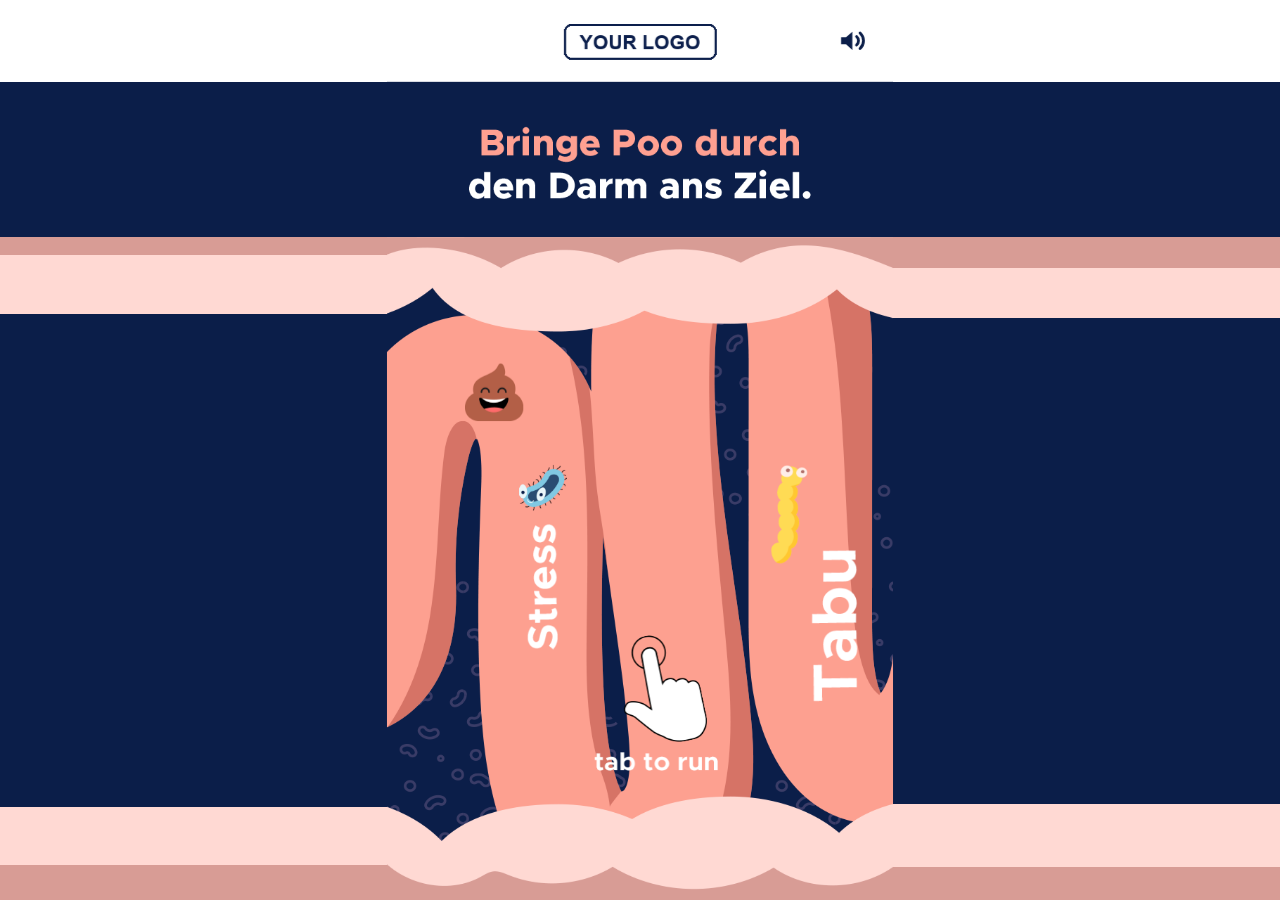
<file: game/index.html>
<!doctype html>
<html lang="de">
  <head>
    <meta charset="utf-8" />
    <meta name="viewport" content="width=device-width, initial-scale=1, viewport-fit=cover, user-scalable=no" />
    <title>Gut Run</title>
    <link rel="icon" href="data:," />
    <link rel="stylesheet" href="css/style.css" />
  </head>
  <body>
    <div id="root">
      <main id="stage">
        <canvas id="game"></canvas>

        <section id="start-screen">
          <img id="headline" class="layer fades" src="assets/01_game/tut.png" alt="Bringe Poo durch den Darm ans Ziel." />
          <img id="gesture" class="gesture fades" src="assets/gesture.png" alt="tab to run" />
        </section>

        <section id="fail-card" class="endcard">
          <img class="layer bubble" data-origin="180px 235px" src="assets/02_endcard/fail/bubble.png" alt="" />
          <img class="layer bacterium" data-origin="144px 134px" src="assets/02_endcard/fail/bac1.png" alt="" />
          <img class="layer bacterium" data-origin="258px 215px" src="assets/02_endcard/fail/bac2.png" alt="" />
          <img class="layer bacterium" data-origin="87px 231px" src="assets/02_endcard/fail/bac3.png" alt="" />
          <img class="layer bacterium" data-origin="94px 148px" src="assets/02_endcard/fail/bac4.png" alt="" />
          <img class="layer bacterium" data-origin="221px 155px" src="assets/02_endcard/fail/bac5.png" alt="" />
          <img class="layer poo" src="assets/02_endcard/fail/sad.png" alt="" />
          <img class="layer headline-text" src="assets/02_endcard/fail/hl.png" alt="Poo, das tat weh! Erfahre jetzt, was deinem Darm guttut." />
          <button class="endcard-button fail-cta js-clickout" type="button">
            <img src="assets/02_endcard/fail/cta.png" alt="Jetzt informieren!" />
          </button>
          <button id="replay" class="endcard-button replay" type="button">
            <img src="assets/02_endcard/fail/replay.png" alt="Nochmal spielen" />
          </button>
        </section>

        <section id="win-card" class="endcard">
          <img class="layer bubble" data-origin="180px 245px" src="assets/02_endcard/win/bubble.png" alt="" />
          <img class="layer confetti" data-origin="110px 110px" src="assets/02_endcard/win/konfetti.png" alt="" />
          <img class="layer poo" src="assets/02_endcard/win/happy.png" alt="" />
          <img class="layer headline-text" src="assets/02_endcard/win/hl.png" alt="Poo, tut das gut! Wenn du weißt, was dein Darm braucht." />
          <button class="endcard-button win-cta js-clickout" type="button">
            <img src="assets/02_endcard/win/cta.png" alt="Jetzt mehr erfahren" />
          </button>
        </section>

        <img class="layer logo" src="assets/logo.png" alt="Your logo" />

        <button id="mute" class="mute" type="button" aria-label="Ton aus" aria-pressed="false">
          <svg viewBox="0 0 24 24" aria-hidden="true">
            <path class="speaker" d="M4 9.5v5h3.5L12 18.5v-13L7.5 9.5z" />
            <path class="waves" d="M15 9a4 4 0 0 1 0 6M17.5 6.5a7.5 7.5 0 0 1 0 11" />
            <path class="slash" d="M15.5 9.5l5 5M20.5 9.5l-5 5" />
          </svg>
        </button>
      </main>
    </div>

    <script src="vendor/gsap.min.js"></script>
    <script type="module" src="js/main.js"></script>
  </body>
</html>
</file>
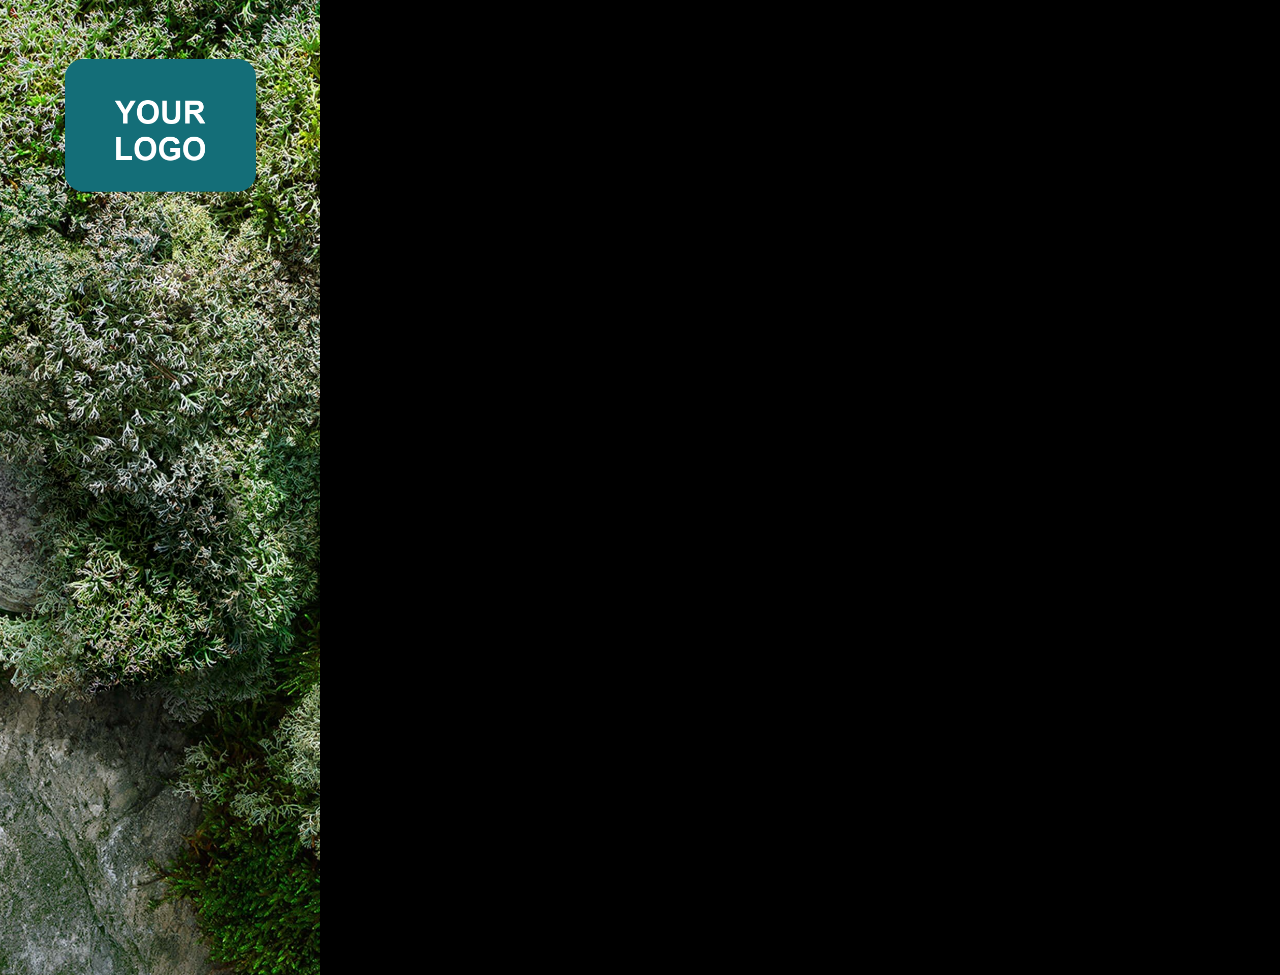
<file: fireplace/left.html>
<!doctype html>
<html lang="de">
<head>
  <meta charset="utf-8">
  <title>Fireplace left</title>
  <link rel="icon" href="data:,">
  <link rel="stylesheet" href="css/fireplace.css">
</head>
<body>
  <a id="ad" target="_blank" rel="noopener" class="ad ad--left" data-part="left">
    <img class="bg" src="assets/left/bg.jpg" alt="">
    <img class="product product--left" src="assets/left/product.webp" alt="Produktpackung">
    <img class="layer panel" src="assets/box.png" alt="">
    <img class="layer copy" src="assets/left/hl.png" alt="Beruhigt effektiv bei trockenem Reizhusten.">
    <img class="layer logo" src="assets/left/logo.png" alt="Logo">
    <img class="cta" src="assets/cta.png" alt="Jetzt entdecken">
  </a>
  <script src="vendor/gsap.min.js"></script>
  <script type="module" src="js/fireplace.js"></script>
</body>
</html>
</file>
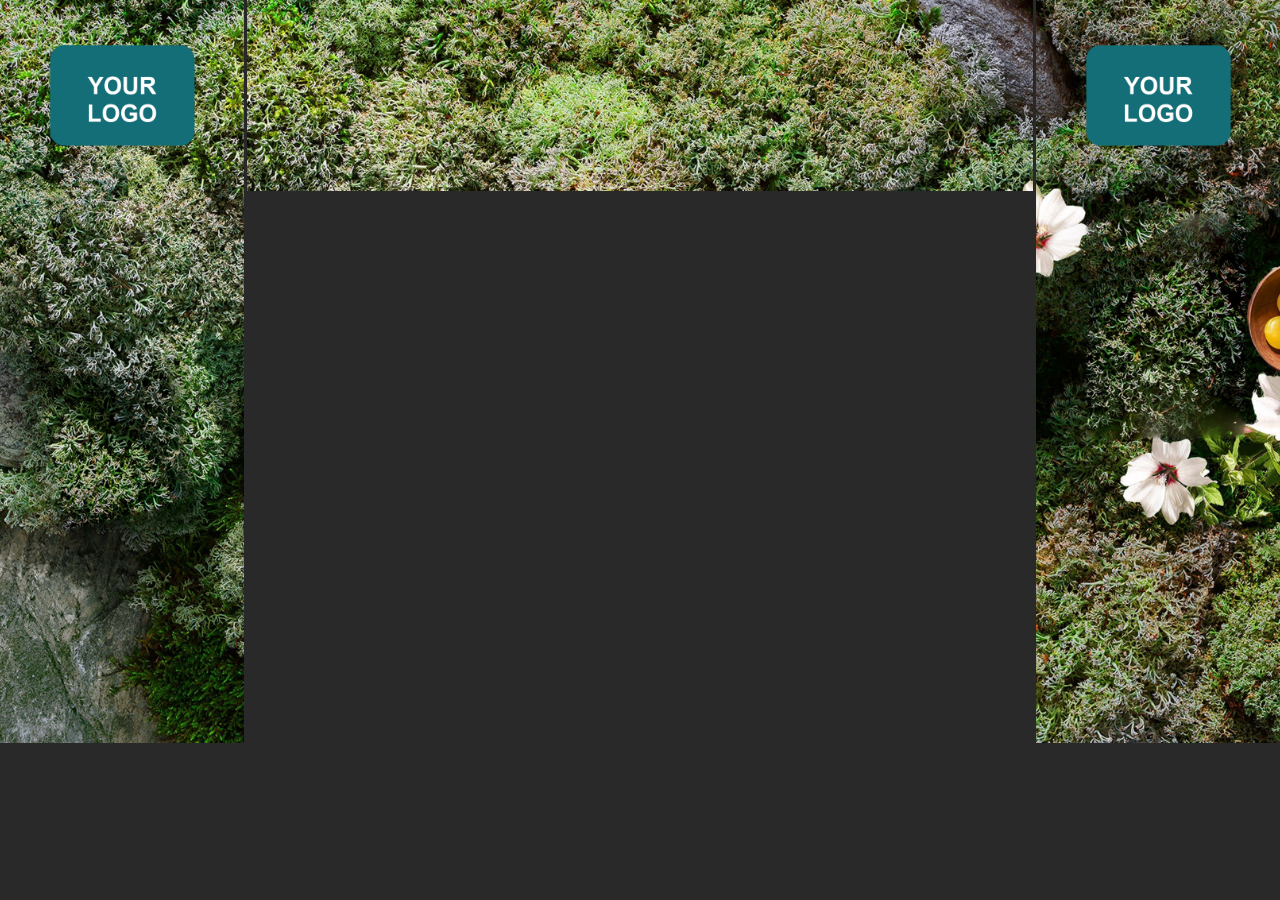
<file: fireplace/preview.html>
<!doctype html>
<html lang="de">
<head>
  <meta charset="utf-8">
  <title>Fireplace preview</title>
  <link rel="icon" href="data:,">
  <style>
    body {
      margin: 0;
      background: #292929;
    }

    /* 320 + 4 + 1032 + 4 + 320. The 4px gaps match layout.png and the bg slices. */
    #fireplace {
      position: relative;
      width: 1680px;
      height: 975px;
      transform-origin: 0 0;
    }

    iframe {
      position: absolute;
      top: 0;
      border: 0;
      display: block;
    }

    #left {
      left: 0;
      width: 320px;
      height: 975px;
    }

    #top {
      left: 324px;
      width: 1032px;
      height: 250px;
    }

    #right {
      left: 1360px;
      width: 320px;
      height: 975px;
    }
  </style>
</head>
<body>
  <div id="fireplace">
    <iframe id="left" title="Fireplace left" scrolling="no"></iframe>
    <iframe id="top" title="Fireplace top" scrolling="no"></iframe>
    <iframe id="right" title="Fireplace right" scrolling="no"></iframe>
  </div>
  <script>
    const FIREPLACE_WIDTH = 1680;
    const FIREPLACE_HEIGHT = 975;
    const fireplace = document.getElementById('fireplace');

    // Shrinks to fit laptop screens. A full-width fireplace needs a 1680px window.
    function fitToWindow() {
      const scale = Math.min(1, document.documentElement.clientWidth / FIREPLACE_WIDTH);
      fireplace.style.transform = `scale(${scale})`;
      document.body.style.height = `${FIREPLACE_HEIGHT * scale}px`;
    }

    window.addEventListener('resize', fitToWindow);
    fitToWindow();

    const frames = [...document.querySelectorAll('iframe')];
    const notReady = new Set(frames.map((frame) => frame.contentWindow));

    // The parts report in when their images are decoded. All three start from one signal.
    window.addEventListener('message', (event) => {
      if (event.data !== 'fireplace:ready') return;
      notReady.delete(event.source);
      if (notReady.size > 0) return;
      frames.forEach((frame) => frame.contentWindow.postMessage('fireplace:start', '*'));
    });

    // Passes the query on, so preview.html?debug=1 turns the overlay on in all three parts.
    // Set here, after the listener above, so no ready message can be missed.
    frames.forEach((frame) => {
      frame.src = `${frame.id}.html${location.search}`;
    });
  </script>
</body>
</html>
</file>
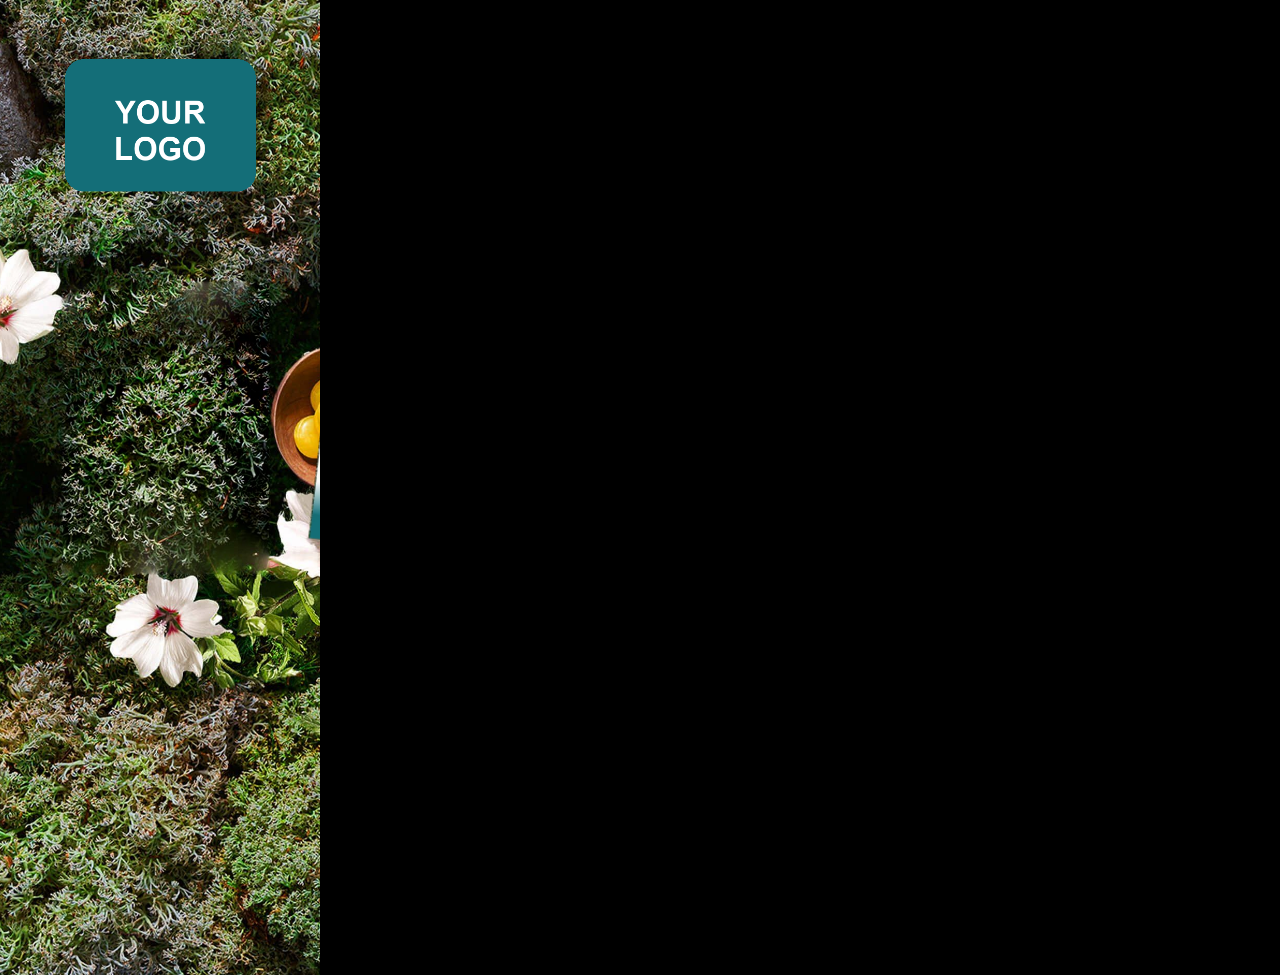
<file: fireplace/right.html>
<!doctype html>
<html lang="de">
<head>
  <meta charset="utf-8">
  <title>Fireplace right</title>
  <link rel="icon" href="data:,">
  <link rel="stylesheet" href="css/fireplace.css">
</head>
<body>
  <a id="ad" target="_blank" rel="noopener" class="ad ad--right" data-part="right">
    <img class="bg" src="assets/right/bg.jpg" alt="">
    <img class="product product--right" src="assets/right/product.webp" alt="Produktpackung">
    <img class="layer panel" src="assets/box.png" alt="">
    <img class="layer copy" src="assets/right/hl.png" alt="Bildet einen beruhigenden Schutzfilm.">
    <img class="layer logo" src="assets/right/logo.png" alt="Logo">
    <img class="cta" src="assets/cta.png" alt="Jetzt entdecken">
  </a>
  <script src="vendor/gsap.min.js"></script>
  <script type="module" src="js/fireplace.js"></script>
</body>
</html>
</file>
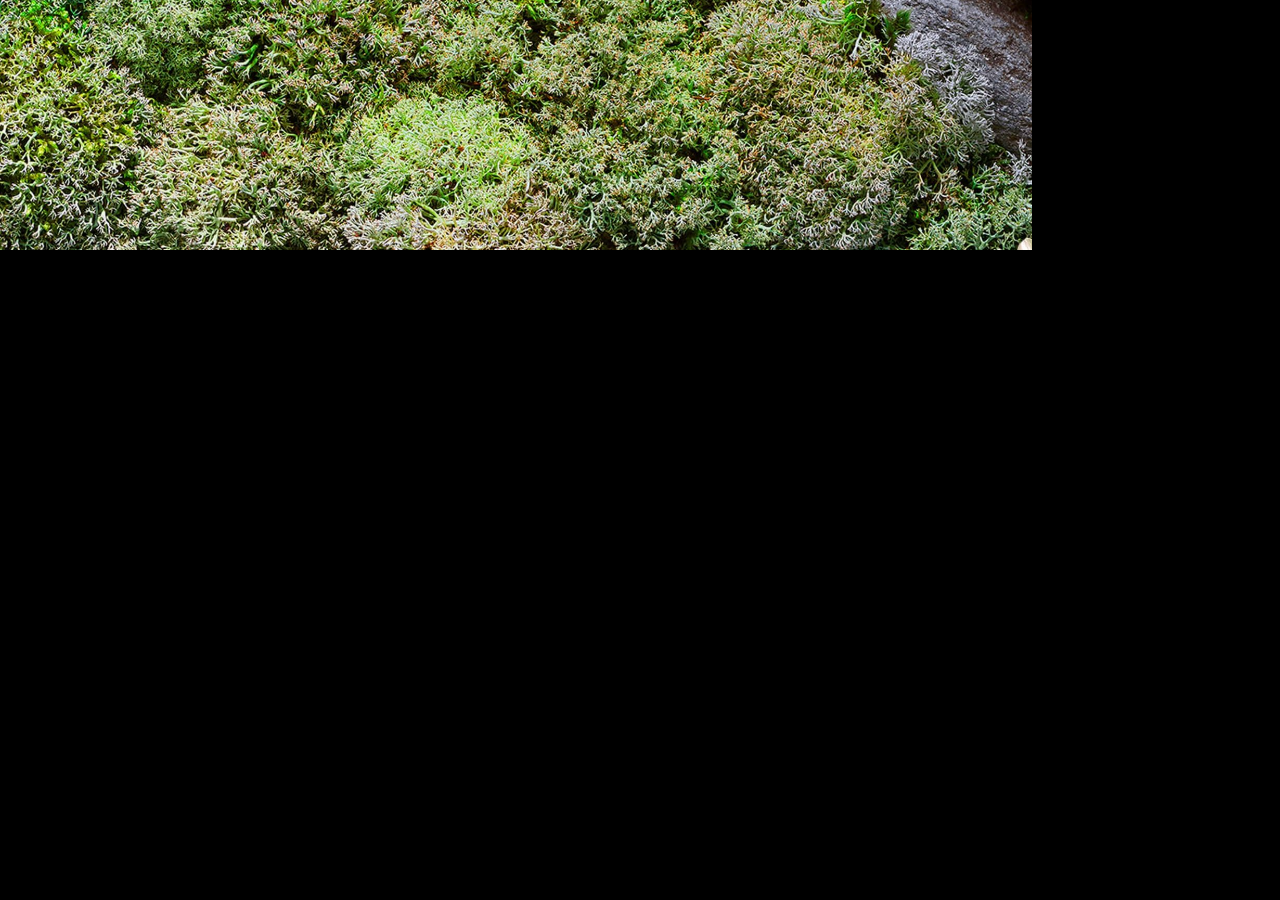
<file: fireplace/top.html>
<!doctype html>
<html lang="de">
<head>
  <meta charset="utf-8">
  <title>Fireplace top</title>
  <link rel="icon" href="data:,">
  <link rel="stylesheet" href="css/fireplace.css">
</head>
<body>
  <a id="ad" target="_blank" rel="noopener" class="ad ad--top" data-part="top">
    <img class="bg" src="assets/top/bg.jpg" alt="">
    <!-- One image shown three times, each copy clipped to a line, so the lines can build in turn. -->
    <img class="layer headline headline--1" src="assets/top/hl.png" alt="Stark bei Hustenreiz und Halsschmerzen.">
    <img class="layer headline headline--2" src="assets/top/hl.png" alt="">
    <img class="layer headline headline--3" src="assets/top/hl.png" alt="">
  </a>
  <script src="vendor/gsap.min.js"></script>
  <script type="module" src="js/fireplace.js"></script>
</body>
</html>
</file>
<file: game/css/style.css>
:root {
  --navy: #0b1e49;
  --white: #ffffff;
}

* {
  box-sizing: border-box;
  margin: 0;
  -webkit-tap-highlight-color: transparent;
}

html,
body {
  height: 100%;
  overflow: hidden;
  background: var(--navy);
}

body {
  overscroll-behavior: none;
  touch-action: none;
  user-select: none;
  -webkit-user-select: none;
}

#root {
  position: fixed;
  inset: 0 0 auto;
  height: 100dvh;
  overflow: hidden;
}

#stage {
  position: absolute;
  top: 0;
  left: 0;
  width: 360px;
  height: 640px;
  overflow: hidden;
  transform-origin: 0 0;
  visibility: hidden;
}

#stage.is-ready {
  visibility: visible;
}

#game,
.layer {
  position: absolute;
  top: 0;
  left: 0;
  width: 360px;
  height: 640px;
}

#game {
  display: block;
}

#start-screen {
  position: absolute;
  inset: 0;
}

.gesture {
  position: absolute;
  top: 452px;
  left: 147.5px;
  width: 86.5px;
  height: 96px;
}

.fades.is-hidden {
  opacity: 0;
  transition: opacity 0.25s ease-out;
}

/* The logo sits above the endcards, so it needs no pointer events either way. */
.logo {
  pointer-events: none;
}

.endcard {
  position: absolute;
  inset: 0;
  background: linear-gradient(var(--white) 58px, var(--navy) 58px);
  opacity: 0;
  visibility: hidden;
  transition: opacity 0.3s ease-out, visibility 0s linear 0.3s;
}

.endcard.is-visible {
  opacity: 1;
  visibility: visible;
  transition: opacity 0.3s ease-out;
}

/* Once a card has faded in, the canvas goes so its colours can't show at the stage's soft edge. */
#stage.has-endcard #game {
  visibility: hidden;
  transition: visibility 0s linear 0.3s;
}

.endcard-button {
  position: absolute;
  padding: 0;
  border: 0;
  background: none;
  cursor: pointer;
  /* animations.js enables these once they've landed, so frantic tapping after a crash
     can't press one by accident. */
  visibility: hidden;
  pointer-events: none;
}

.endcard-button img {
  display: block;
  width: 100%;
  height: 100%;
}

.fail-cta {
  top: 482.5px;
  left: 38px;
  width: 186px;
  height: 38.5px;
}

.replay {
  top: 538.5px;
  left: 38.75px;
  width: 185.5px;
  height: 40.5px;
}

.win-cta {
  top: 560px;
  left: 27px;
  width: 214px;
  height: 45.5px;
}

.mute {
  position: absolute;
  top: 7px;
  right: 7px;
  width: 44px;
  height: 44px;
  padding: 10px;
  border: 0;
  background: none;
  color: var(--navy);
  cursor: pointer;
}

.mute svg {
  display: block;
  width: 100%;
  height: 100%;
}

.mute .speaker {
  fill: currentColor;
}

.mute .waves,
.mute .slash {
  fill: none;
  stroke: currentColor;
  stroke-linecap: round;
  stroke-width: 2;
}

.mute .slash,
.mute[aria-pressed='true'] .waves {
  display: none;
}

.mute[aria-pressed='true'] .slash {
  display: block;
}
</file>
<file: fireplace/css/fireplace.css>
/* Shared by top.html, left.html and right.html. Sizes are CSS px; the assets are 2x. */

html,
body {
  margin: 0;
  background: #000;
  overflow: hidden;
}

.ad {
  position: relative;
  display: block;
  overflow: hidden;
  /* Keeps the blend modes below inside the ad. */
  isolation: isolate;
  cursor: pointer;
  user-select: none;
  /* Revealed by fireplace.js once the images are decoded and the intro's start state is set. */
  visibility: hidden;
}

.ad.is-ready {
  visibility: visible;
}

.ad:focus-visible {
  outline: 3px solid #fff;
  outline-offset: -3px;
}

.ad--top {
  width: 1032px;
  height: 250px;
}

.ad--left,
.ad--right {
  width: 320px;
  height: 975px;
}

.ad img {
  position: absolute;
  top: 0;
  left: 0;
  display: block;
}

/* Exported at the size of the whole creative, so the position is baked into the image. */
.layer {
  width: 100%;
  height: 100%;
}

.ad .product--left {
  top: 278.5px;
  left: 55.5px;
  width: 211px;
  height: 399px;
}

.ad .product--right {
  top: 303.5px;
  left: 43.5px;
  width: 175px;
  height: 246px;
}

/* All three zoom around the centre of the whole fireplace, not their own, so the moss stays
   lined up across the seams. That origin is the point (840, 487.5) in fireplace coordinates,
   rewritten relative to each image's own top-left corner.

   The zoom pulls inner edges away from that point, so each bg.jpg carries on past the edge of
   its creative: 40px on the sides' inner edges and 20px under the banner. */
.bg {
  will-change: transform;
}

.ad--left .bg {
  width: 360px;
  height: 975px;
  transform-origin: 840px 487.5px;
}

.ad--top .bg {
  width: 1032px;
  height: 270px;
  transform-origin: 516px 487.5px;
}

.ad--right .bg {
  left: -40px;
  width: 360px;
  height: 975px;
  transform-origin: -480px 487.5px;
}

/* The logo sits inside a full-size layer, so this is the centre of the visible logo. */
.logo {
  transform-origin: 160.5px 125px;
}

/* Each copy of top/hl.png keeps one line. The cuts are in the empty rows between lines. */
.headline--1 {
  clip-path: inset(0 0 165px 0);
}

.headline--2 {
  clip-path: inset(85px 0 98px 0);
}

.headline--3 {
  clip-path: inset(152px 0 0 0);
}

/* box.png is a blue bar on opaque black, so the clip drops the black. Opacity and saturation
   are fitted to layout.png, whose panel is more muted than the asset. */
.panel {
  clip-path: inset(744.5px 0 61px 0);
  opacity: 0.93;
  filter: saturate(0.7);
}

/* hl.png is white copy on opaque black, and screen makes black transparent. */
.ad .copy {
  top: -2px;
  mix-blend-mode: screen;
}

.ad--right .copy {
  left: -1px;
}

/* cta.png has black corners, so the radius trims them. The filter matches layout.png's red. */
.ad .cta {
  top: 836.5px;
  left: 73px;
  width: 172.5px;
  height: 46.5px;
  border-radius: 6px;
  filter: saturate(0.8) brightness(1.1);
}

/* ?debug=1: the design on top of the build. Each part sets its own crop of layout.jpg. */
.debug-layout {
  position: absolute;
  inset: 0;
  z-index: 10;
  opacity: 0.5;
  pointer-events: none;
  background: url('../debug/layout.jpg') no-repeat;
}
</file>
